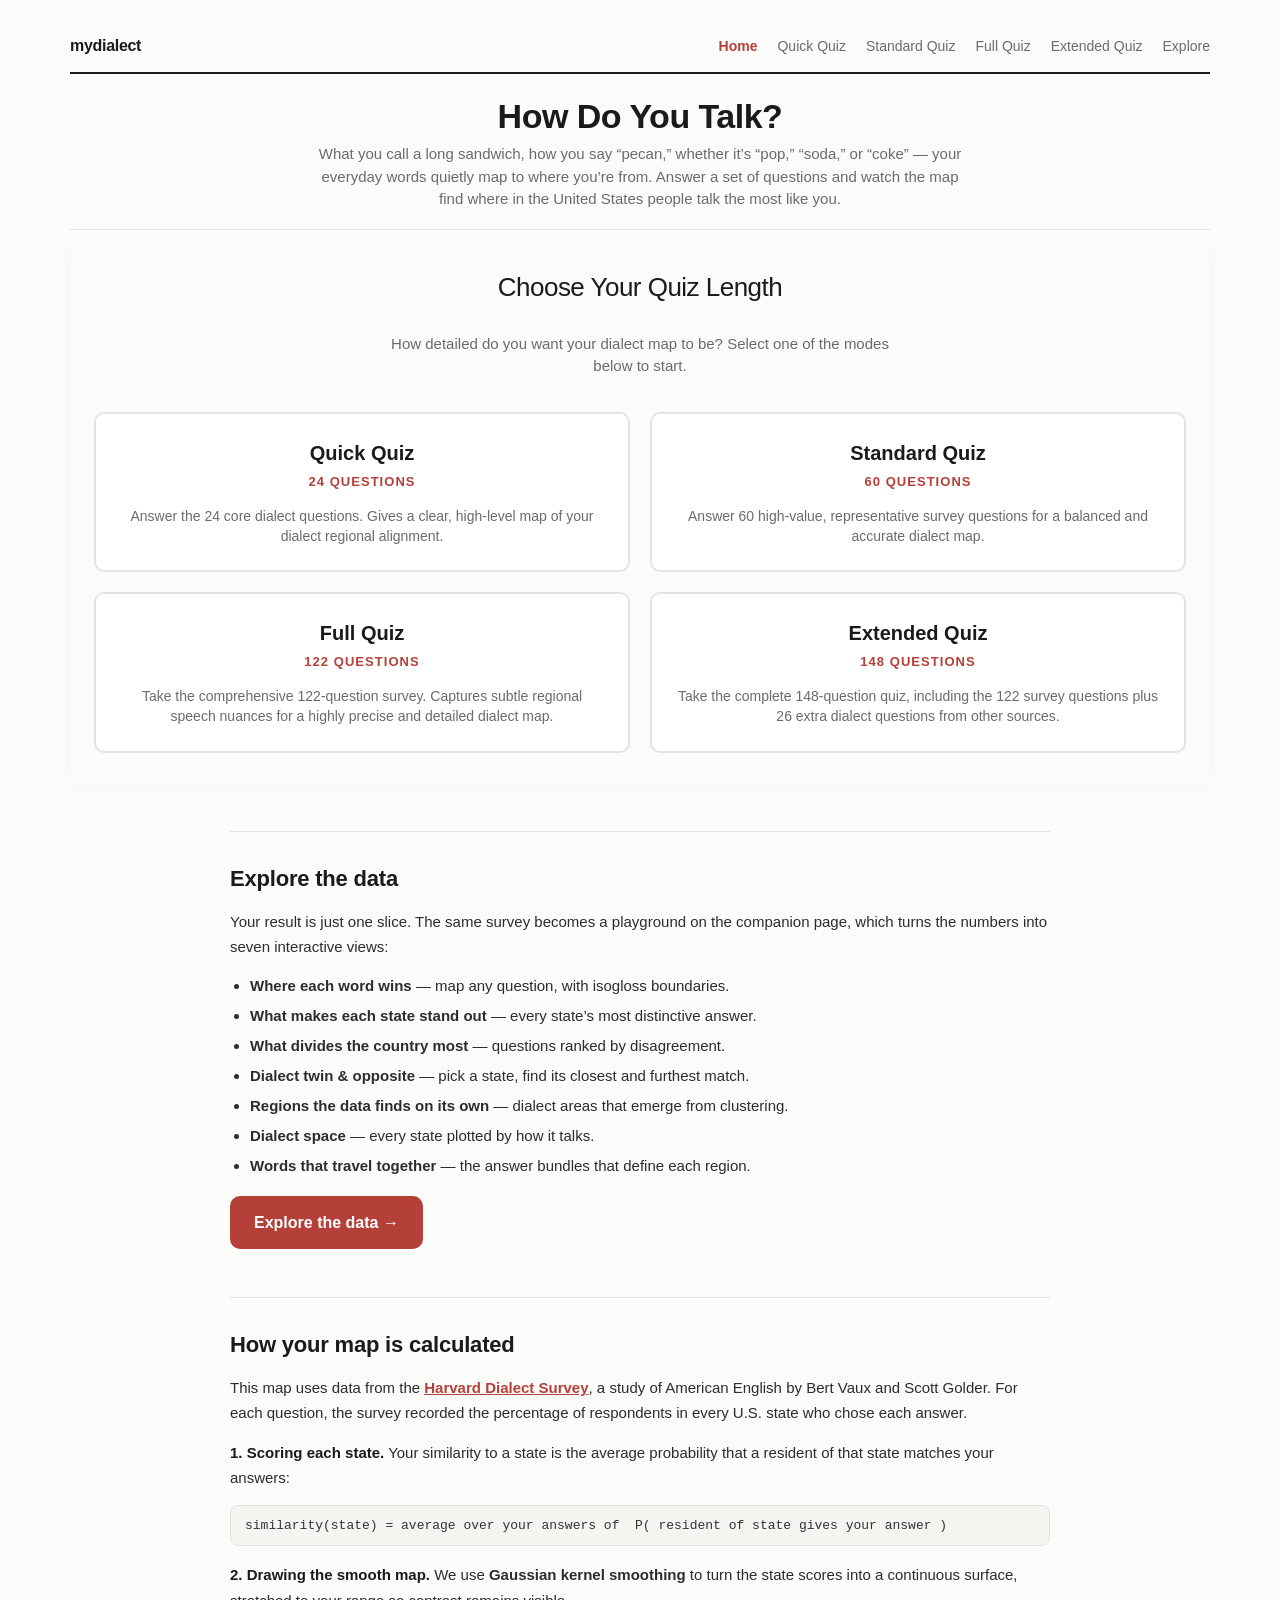
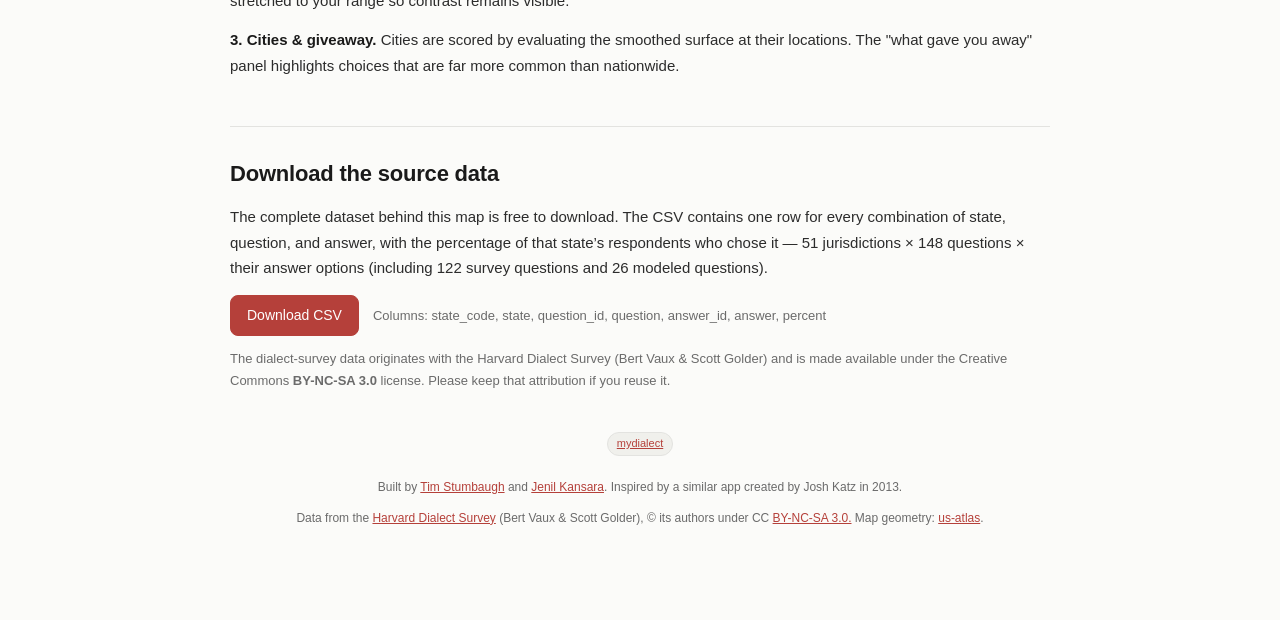
<file: index.html>
<!DOCTYPE html>
<html lang="en">
<head>
<meta charset="utf-8" />
<meta name="viewport" content="width=device-width, initial-scale=1.0" />
<title>How Do You Talk? — American Accent Quiz & US Dialect Map</title>
<meta name="description" content="Discover where in the United States people talk like you with this interactive American Accent Quiz. Get a personalized dialect map based on the Harvard Dialect Survey." />
<link rel="canonical" href="https://mydialect.us" />
<meta property="og:image" content="https://mydialect.us/screenshot.png" />
<link rel="icon" type="image/png" href="favicon.png" />
<link rel="stylesheet" href="style.css" />
  <!-- Google tag (gtag.js) -->
  <script async src="https://www.googletagmanager.com/gtag/js?id=G-BK0QQYRTV2"></script>
  <script>
    window.dataLayer = window.dataLayer || [];
    function gtag(){dataLayer.push(arguments);}
    gtag('js', new Date());

    gtag('config', 'G-BK0QQYRTV2');
  </script>
</head>
<body>
<div class="wrap">
  <nav class="nav-header">
    <a href="/" class="nav-brand">mydialect</a>
    <div class="nav-links">
      <a href="/" class="active">Home</a>
      <a href="quiz-quick.html">Quick Quiz</a>
      <a href="quiz-standard.html">Standard Quiz</a>
      <a href="quiz-full.html">Full Quiz</a>
      <a href="quiz-extended.html">Extended Quiz</a>
      <a href="explore.html">Explore</a>
    </div>
  </nav>

  <header class="masthead">
    <h1>How Do You Talk?</h1>
    <p class="dek">What you call a long sandwich, how you say &ldquo;pecan,&rdquo; whether it&rsquo;s &ldquo;pop,&rdquo; &ldquo;soda,&rdquo; or &ldquo;coke&rdquo; &mdash; your everyday words quietly map to where you&rsquo;re from. Answer a set of questions and watch the map find where in the United States people talk the most like you.</p>
  </header>

  <div class="mode-select">
    <h2>Choose Your Quiz Length</h2>
    <p class="intro">How detailed do you want your dialect map to be? Select one of the modes below to start.</p>
    <div class="mode-options">
      <a href="quiz-quick.html" class="mode-card">
        <div class="mode-title">Quick Quiz</div>
        <div class="mode-count">24 Questions</div>
        <div class="mode-desc">Answer the 24 core dialect questions. Gives a clear, high-level map of your dialect regional alignment.</div>
      </a>
      <a href="quiz-standard.html" class="mode-card">
        <div class="mode-title">Standard Quiz</div>
        <div class="mode-count">60 Questions</div>
        <div class="mode-desc">Answer 60 high-value, representative survey questions for a balanced and accurate dialect map.</div>
      </a>
      <a href="quiz-full.html" class="mode-card">
        <div class="mode-title">Full Quiz</div>
        <div class="mode-count">122 Questions</div>
        <div class="mode-desc">Take the comprehensive 122-question survey. Captures subtle regional speech nuances for a highly precise and detailed dialect map.</div>
      </a>
      <a href="quiz-extended.html" class="mode-card">
        <div class="mode-title">Extended Quiz</div>
        <div class="mode-count">148 Questions</div>
        <div class="mode-desc">Take the complete 148-question quiz, including the 122 survey questions plus 26 extra dialect questions from other sources.</div>
      </a>
    </div>
  </div>

  <section class="longform" id="explore-cta">
    <h2>Explore the data</h2>
    <p>Your result is just one slice. The same survey becomes a playground on the companion page,
      which turns the numbers into seven interactive views:</p>
    <ul class="explore-list">
      <li><strong>Where each word wins</strong> &mdash; map any question, with isogloss boundaries.</li>
      <li><strong>What makes each state stand out</strong> &mdash; every state&rsquo;s most distinctive answer.</li>
      <li><strong>What divides the country most</strong> &mdash; questions ranked by disagreement.</li>
      <li><strong>Dialect twin &amp; opposite</strong> &mdash; pick a state, find its closest and furthest match.</li>
      <li><strong>Regions the data finds on its own</strong> &mdash; dialect areas that emerge from clustering.</li>
      <li><strong>Dialect space</strong> &mdash; every state plotted by how it talks.</li>
      <li><strong>Words that travel together</strong> &mdash; the answer bundles that define each region.</li>
    </ul>
    <p><a class="explore-link" href="explore.html">Explore the data &rarr;</a></p>
  </section>

  <section class="longform" id="methodology">
    <h2>How your map is calculated</h2>
    <p>This map uses data from the <a href="http://dialect.redlog.net/index.html"><strong>Harvard Dialect Survey</strong></a>, a study of American English by
      Bert Vaux and Scott Golder. For each question, the survey recorded the percentage of respondents in every U.S. state who chose each answer.</p>

    <p><span class="lead">1. Scoring each state.</span> Your similarity to a state is the average probability that a resident of that state matches your answers:</p>
    <span class="formula">similarity(state) = average over your answers of&nbsp; P( resident of state gives your answer )</span>

    <p><span class="lead">2. Drawing the smooth map.</span> We use <strong>Gaussian kernel smoothing</strong> to turn the state scores into a continuous surface, stretched to your range so contrast remains visible.</p>

    <p><span class="lead">3. Cities &amp; giveaway.</span> Cities are scored by evaluating the smoothed surface at their locations. The "what gave you away" panel highlights choices that are far more common than nationwide.</p>
  </section>

  <section class="longform" id="download">
    <h2>Download the source data</h2>
    <p>The complete dataset behind this map is free to download. The CSV contains one row for every
      combination of state, question, and answer, with the percentage of that state&rsquo;s respondents
      who chose it &mdash; 51 jurisdictions &times; 148 questions &times; their answer options (including 122 survey questions and 26 modeled questions).</p>
    <div class="dl-row">
      <button class="btn primary" id="csv-btn">Download CSV</button>
      <span class="dl-note">Columns: state_code, state, question_id, question, answer_id, answer, percent</span>
    </div>
    <div id="csv-error" style="color:var(--accent); font-size:13px; margin-top:8px; display:none;"></div>
    <p class="small">The dialect-survey data originates with the Harvard Dialect Survey (Bert Vaux &amp;
      Scott Golder) and is made available under the Creative Commons
      <strong>BY-NC-SA 3.0</strong> license. Please keep that attribution if you reuse it.</p>
  </section>

  <footer class="foot">
    <span class="badge"><a href="https://github.com/tjstum/dialect">mydialect</a></span><br/>
    <p>Built by <a href="https://tjstum.com">Tim Stumbaugh</a> and <a href="https://github.com/jenilkansara">Jenil Kansara</a>. Inspired by a similar app created by Josh Katz in 2013.</p>
    <p>Data from the <a href="http://dialect.redlog.net/index.html">Harvard Dialect Survey</a> (Bert Vaux &amp; Scott Golder), © its authors under CC&nbsp;<a href="https://creativecommons.org/licenses/by-nc-sa/3.0/">BY-NC-SA 3.0.</a> Map geometry: <a href="https://github.com/topojson/us-atlas">us-atlas</a>.</p>
  </footer>
</div>

<script>
  // Dynamic script loader helper
  function loadScript(src) {
    return new Promise(function (resolve, reject) {
      var script = document.createElement("script");
      script.src = src;
      script.onload = resolve;
      script.onerror = reject;
      document.head.appendChild(script);
    });
  }

  // ---------- CSV export of the full source dataset ----------
  function csvCell(v) {
    v = (v === null || v === undefined) ? "" : String(v);
    return /[",\n]/.test(v) ? '"' + v.replace(/"/g, '""') + '"' : v;
  }
  function buildCSV() {
    var rows = [["state_code", "state", "question_id", "question", "answer_id", "answer", "percent"]];
    STATE_KEYS.forEach(function (st) {
      if (!STATE_DATA[st]) return;
      QUESTIONS.forEach(function (q) {
        var d = STATE_DATA[st][q.id]; if (!d) return;
        q.options.forEach(function (o) {
          rows.push([st, STATE_NAMES[st], q.id, q.text, o.id, o.label,
                     (d[o.id] != null ? d[o.id] : 0)]);
        });
      });
    });
    return rows.map(function (r) { return r.map(csvCell).join(","); }).join("\n");
  }
  document.getElementById("csv-btn").addEventListener("click", async function () {
    if (window.gtag) {
      window.gtag('event', 'download_csv');
    }

    var btn = document.getElementById("csv-btn");
    var origText = btn.textContent;
    btn.textContent = "Loading data...";
    btn.disabled = true;

    try {
      document.getElementById("csv-error").style.display = "none";
      if (typeof QUESTIONS === "undefined") {
        await loadScript("dialect-data-survey.js");
        await loadScript("dialect-data-extended.js");
      }

      var blob = new Blob([buildCSV()], { type: "text/csv;charset=utf-8;" });
      var url = URL.createObjectURL(blob);
      var a = document.createElement("a");
      a.href = url; a.download = "dialect-survey-data.csv";
      document.body.appendChild(a); a.click(); a.remove();
      URL.revokeObjectURL(url);
    } catch (err) {
      console.error("Failed to load survey data scripts:", err);
      var errEl = document.getElementById("csv-error");
      errEl.textContent = "Failed to load survey data. Please check your internet connection.";
      errEl.style.display = "block";
    } finally {
      btn.textContent = origText;
      btn.disabled = false;
    }
  });
</script>
</body>
</html>
</file>
<file: style.css>
/* Color Tokens and Base Variables */
:root {
    --ink: #1a1a1a;
    --muted: #6b6b6b;
    --line: #e3e3e0;
    --bg: #fbfbf9;
    --accent: #b5403a;
    --card: #ffffff;
    --font-sans: -apple-system, BlinkMacSystemFont, "Segoe UI", Roboto, sans-serif;
    --font-header: "Inter", "Outfit", "SF Pro Display", -apple-system, sans-serif;
    --border-radius: 10px;
    --padding-std: 18px 20px;
}

* {
    box-sizing: border-box;
}

html, body {
    margin: 0;
    padding: 0;
}

body {
    font-family: var(--font-sans);
    color: var(--ink);
    background: var(--bg);
    line-height: 1.5;
    -webkit-font-smoothing: antialiased;
}

h1, h2, h3, h4, .nav-brand {
    font-family: var(--font-header);
    font-weight: 700;
    letter-spacing: -0.02em;
}

.wrap {
    max-width: 1180px;
    margin: 0 auto;
    padding: 20px 20px 80px;
}

a {
    color: var(--accent);
}

/* Common Panel/Card layout styles */
.panel-card,
.question,
.panel {
    background: var(--card);
    border: 1px solid var(--line);
    border-radius: var(--border-radius);
    padding: var(--padding-std);
    margin-bottom: 16px;
}

/* Nav Header Styling */
.nav-header {
    display: flex;
    justify-content: space-between;
    align-items: center;
    border-bottom: 2px solid var(--ink);
    padding: 14px 0;
    margin-bottom: 24px;
    font-size: 14px;
}

@media (max-width: 600px) {
    .nav-header {
        flex-wrap: wrap;
        gap: 8px;
    }
}

.nav-brand {
    font-weight: 700;
    color: var(--ink);
    text-decoration: none;
    font-size: 16px;
    letter-spacing: -0.3px;
}

.nav-links {
    display: flex;
    gap: 20px;
}

.nav-links a {
    color: var(--muted);
    text-decoration: none;
    font-weight: 500;
    transition: color 0.15s;
}

.nav-links a:hover {
    color: var(--accent);
}

.nav-links a.active {
    color: var(--accent);
    font-weight: 700;
}

/* Masthead */
header.masthead {
    text-align: center;
    border-bottom: 1px solid var(--line);
    padding-bottom: 18px;
    margin-bottom: 8px;
}

header.masthead h1 {
    font-size: 34px;
    line-height: 1.1;
    margin: 0 0 8px;
    letter-spacing: -0.5px;
}

header.masthead p.dek {
    font-size: 15px;
    margin: 0 auto;
    max-width: 660px;
    color: var(--muted);
}

/* Interactive Buttons */
button.btn {
    font: inherit;
    font-size: 14px;
    padding: 9px 16px;
    border-radius: 8px;
    border: 1px solid var(--line);
    background: #fff;
    cursor: pointer;
}

button.btn.primary {
    background: var(--accent);
    color: #fff;
    border-color: var(--accent);
}

button.btn.success {
    background: #1a7f37;
    color: #fff;
    border-color: #1a7f37;
    transition: background-color 0.2s, border-color 0.2s;
}

button.btn:hover {
    filter: brightness(0.97);
}

/* Footer & Badges */
footer.foot {
    font-size: 12px;
    max-width: 820px;
    margin: 40px auto 0;
    text-align: center;
    line-height: 1.6;
    color: var(--muted);
}

.badge {
    display: inline-block;
    font-size: 11px;
    background: #f0f0ec;
    border: 1px solid var(--line);
    border-radius: 20px;
    padding: 2px 9px;
    color: var(--muted);
    margin-bottom: 10px;
}

/* Longform Explanations */
.longform {
    max-width: 820px;
    margin: 48px auto 0;
}

.longform h2 {
    font-size: 22px;
    margin: 0 0 14px;
    border-top: 1px solid var(--line);
    padding-top: 30px;
    letter-spacing: -0.2px;
}

.longform p {
    font-size: 15px;
    color: #2c2c2c;
    line-height: 1.7;
    margin: 0 0 14px;
}

.longform p.small {
    font-size: 13px;
    color: var(--muted);
}

.longform .lead {
    font-weight: 600;
    color: var(--ink);
}

.longform .formula {
    font-family: ui-monospace, SFMono-Regular, Menlo, monospace;
    background: #f4f4f0;
    border: 1px solid var(--line);
    padding: 10px 14px;
    border-radius: 8px;
    font-size: 13px;
    color: #333;
    display: block;
    margin: 4px 0 16px;
    overflow-x: auto;
}

.dl-row {
    display: flex;
    align-items: center;
    gap: 14px;
    flex-wrap: wrap;
    margin: 6px 0 12px;
}

.dl-note {
    font-size: 13px;
    color: var(--muted);
}

.explore-link {
    display: inline-block;
    background: var(--accent);
    color: #fff;
    text-decoration: none;
    font-weight: 600;
    padding: 13px 24px;
    border-radius: var(--border-radius);
    font-size: 16px;
}

.explore-link:hover {
    filter: brightness(0.95);
}

ul.explore-list {
    font-size: 15px;
    color: #2c2c2c;
    line-height: 1.6;
    margin: 2px 0 18px;
    padding-left: 20px;
}

ul.explore-list li {
    margin-bottom: 6px;
}

/* Home Page Mode Selector */
.mode-select {
    display: flex;
    flex-direction: column;
    gap: 20px;
    padding: 30px 24px;
    margin-bottom: 24px;
    box-shadow: 0 4px 20px rgba(0, 0, 0, 0.02);
}

.mode-select h2 {
    font-size: 26px;
    margin: 0 0 6px;
    font-weight: normal;
    text-align: center;
    color: var(--ink);
}

.mode-select p.intro {
    color: var(--muted);
    font-size: 15px;
    text-align: center;
    margin: 0 auto 16px;
    max-width: 520px;
    line-height: 1.45;
}

.mode-options {
    display: grid;
    grid-template-columns: 1fr 1fr;
    gap: 20px;
}

@media (max-width: 600px) {
    .mode-options {
        grid-template-columns: 1fr;
    }
}

.mode-card {
    border: 2px solid var(--line);
    border-radius: var(--border-radius);
    padding: 24px;
    cursor: pointer;
    transition: border-color 0.2s, box-shadow 0.2s, transform 0.15s;
    background: #fff;
    display: flex;
    flex-direction: column;
    align-items: center;
    text-align: center;
    text-decoration: none;
}

.mode-card:hover {
    border-color: var(--accent);
    box-shadow: 0 6px 16px rgba(0, 0, 0, 0.06);
    transform: translateY(-2px);
}

.mode-card .mode-title {
    font-size: 20px;
    font-weight: 700;
    color: var(--ink);
    margin-bottom: 4px;
}

.mode-card .mode-count {
    font-size: 13px;
    font-weight: 700;
    text-transform: uppercase;
    letter-spacing: 0.08em;
    color: var(--accent);
    margin-bottom: 14px;
}

.mode-card .mode-desc {
    font-size: 14px;
    color: var(--muted);
    line-height: 1.45;
}

/* Quiz Specific Layout Styles */
.progress-bar {
    font-size: 13px;
    color: var(--muted);
    text-align: center;
    margin: 14px 0 22px;
}

.progress-track {
    height: 6px;
    background: var(--line);
    border-radius: 3px;
    max-width: 420px;
    margin: 8px auto 0;
    overflow: hidden;
}

.progress-fill {
    height: 100%;
    width: 0%;
    background: var(--accent);
    transition: width 0.3s ease;
}

.layout {
    display: grid;
    grid-template-columns: 1fr 1fr;
    gap: 36px;
    align-items: start;
}

@media (max-width: 900px) {
    .layout {
        grid-template-columns: 1fr;
    }
}

/* .question and .panel styles are inherited from .panel-card */

.question .qnum-row {
    display: flex;
    justify-content: space-between;
    align-items: center;
    margin-bottom: 6px;
}

.question .qnum {
    font-size: 12px;
    letter-spacing: 0.08em;
    text-transform: uppercase;
    color: var(--accent);
    font-weight: 700;
}

.question .explore-q-link {
    font-size: 20px;
    color: var(--muted);
    text-decoration: none;
    font-weight: 600;
    transition: color 0.15s;
}

.question .explore-q-link:hover {
    color: var(--accent);
}

.question h3 {
    font-size: 19px;
    margin: 6px 0 14px;
    font-weight: normal;
}

.options {
    display: flex;
    flex-direction: column;
    gap: 8px;
}

.opt {
    font-size: 15px;
    display: flex;
    align-items: center;
    gap: 10px;
    padding: 9px 12px;
    border: 1px solid var(--line);
    border-radius: 8px;
    cursor: pointer;
    transition: background 0.12s, border-color 0.12s;
}

.opt:hover {
    background: #f5f5f2;
}

.opt input {
    accent-color: var(--accent);
    width: 16px;
    height: 16px;
}

.opt.selected {
    border-color: var(--accent);
    background: #fbf1f0;
}

.results {
    position: relative;
}

@media (min-width: 901px) {
    .results {
        position: sticky;
        top: 18px;
        max-height: calc(100vh - 36px);
        overflow-y: auto;
        padding-right: 4px;
    }

    .results::-webkit-scrollbar {
        width: 6px;
    }

    .results::-webkit-scrollbar-track {
        background: transparent;
    }

    .results::-webkit-scrollbar-thumb {
        background: #d8d8d4;
        border-radius: 3px;
    }

    .results::-webkit-scrollbar-thumb:hover {
        background: var(--muted);
    }
}

.panel h2 {
    font-size: 16px;
    margin: 0 0 4px;
    letter-spacing: 0.02em;
}

.panel .sub {
    font-size: 13px;
    color: var(--muted);
    margin: 0 0 12px;
}

svg.usmap {
    width: 100%;
    height: auto;
    display: block;
}

.state-border {
    fill: none;
    stroke: rgba(255, 255, 255, 0.55);
    stroke-width: 0.7;
}

.anchor-dot {
    fill: rgba(0, 0, 0, 0.28);
}

.city-dot.top {
    fill: #1a7f37;
    stroke: #fff;
    stroke-width: 1;
}

.city-dot.bottom {
    fill: #2457b5;
    stroke: #fff;
    stroke-width: 1;
}

.city-label {
    font-size: 10px;
    fill: #1a1a1a;
    paint-order: stroke;
    stroke: #fff;
    stroke-width: 2.5px;
    stroke-linejoin: round;
}

.legend {
    display: flex;
    align-items: center;
    gap: 8px;
    font-size: 12px;
    color: var(--muted);
    margin-top: 8px;
}

.legend .grad {
    flex: 1;
    height: 10px;
    border-radius: 5px;
    background: linear-gradient(to right, #2457b5, #f4f4c3, #b5403a);
}

.citygrid {
    display: grid;
    grid-template-columns: 1fr 1fr;
    gap: 14px;
}

.citygrid h4 {
    font-size: 13px;
    margin: 0 0 6px;
    letter-spacing: 0.04em;
    text-transform: uppercase;
}

.citygrid h4.most {
    color: #1a7f37;
}

.citygrid h4.least {
    color: #2457b5;
}

.citygrid ol {
    margin: 0;
    padding-left: 18px;
    font-size: 14px;
}

.citygrid li {
    margin-bottom: 4px;
}

.citygrid .pct {
    color: var(--muted);
    font-size: 12px;
}

.giveaway {
    font-size: 14px;
}

.giveaway .row {
    display: flex;
    justify-content: space-between;
    gap: 10px;
    padding: 7px 0;
    border-bottom: 1px dashed var(--line);
}

.giveaway .row:last-child {
    border-bottom: none;
}

.giveaway .ans {
    color: var(--accent);
    font-weight: 600;
    text-align: right;
}

.empty {
    color: var(--muted);
    font-size: 15px;
    text-align: center;
    padding: 40px 10px;
}

.toolbar {
    display: flex;
    gap: 10px;
    justify-content: center;
    margin: 4px 0 24px;
}

.headline {
    font-size: 14px;
    color: #1a1a1a;
    margin: 0 0 10px;
}

.headline b {
    color: var(--accent);
}

.disclaimer-box {
    background-color: #fcfaf2;
    border: 1px solid #e6dfc3;
    border-radius: 8px;
    color: #7d6b35;
    padding: 12px 16px;
    margin-bottom: 20px;
    font-size: 14px;
    line-height: 1.5;
}

.map-attr-header {
    font-family: var(--font-header);
    font-size: 13px;
    font-weight: 700;
    color: var(--ink);
    text-align: center;
    margin-bottom: 8px;
    letter-spacing: 0.05em;
    text-transform: uppercase;
}

.map-attr-footer {
    font-family: var(--font-sans);
    font-size: 11px;
    color: var(--muted);
    text-align: center;
    margin-top: 10px;
}

/* Results Panel Declarative State Layouts */
.results:not(.has-answers) .requires-answers {
    display: none;
}

.results.has-answers .empty {
    display: none;
}

/* Map specific elements (only show if map-ready) */
.results:not(.map-ready) .map-element {
    display: none;
}

/* Share wrap (only show on complete) */
.results:not(.quiz-complete) .show-on-complete {
    display: none;
}
</file>
